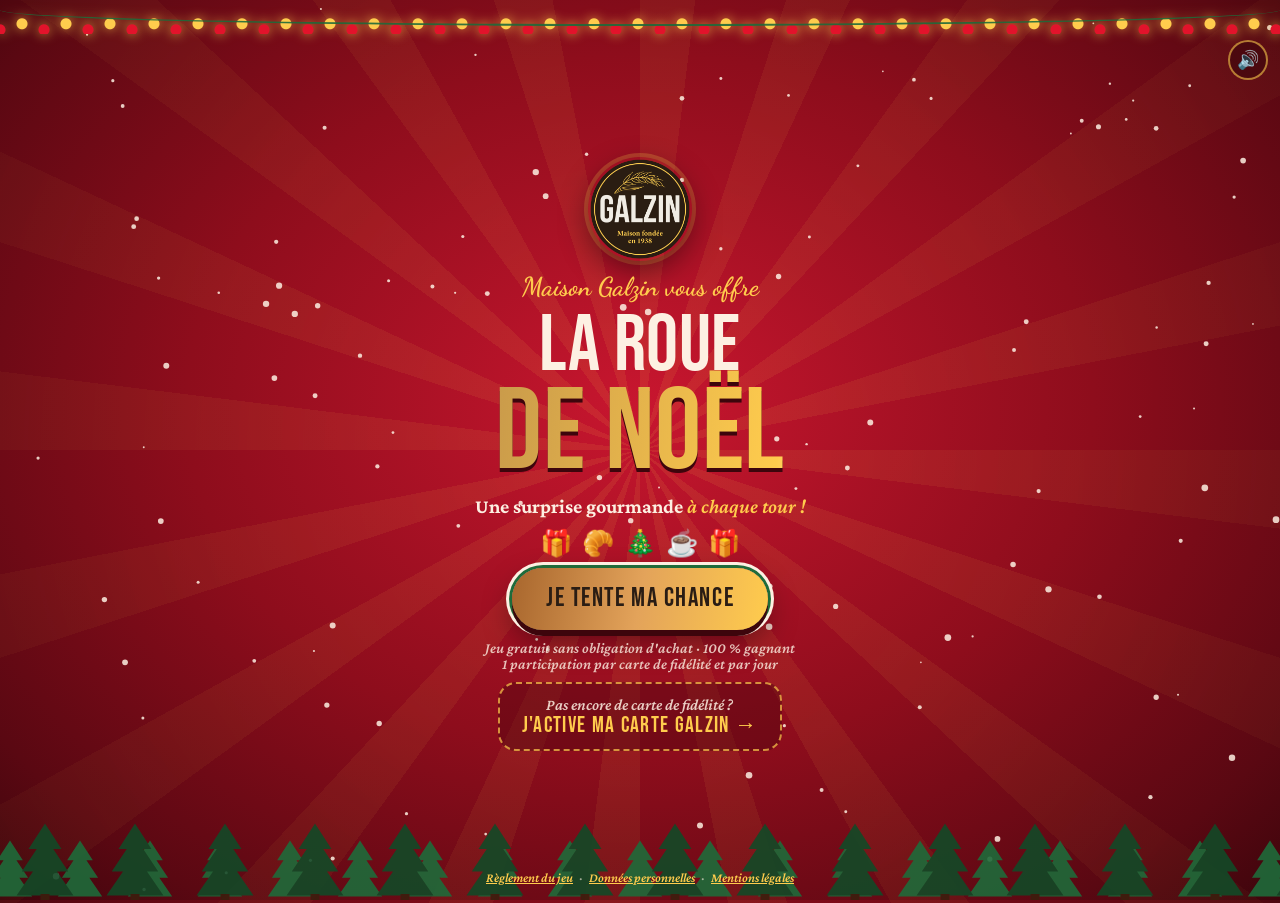
<file: public/index.html>
<!doctype html>
<html lang="fr">
<head>
  <meta charset="utf-8" />
  <meta name="viewport" content="width=device-width, initial-scale=1, viewport-fit=cover" />
  <meta name="theme-color" content="#8e0d1c" />
  <title>La Roue de Noël — Galzin</title>
  <meta name="description" content="Tournez la roue de Noël Galzin et gagnez une surprise à utiliser en boutique." />
  <link rel="icon" href="assets/img/galzin-logo.png" />
  <link rel="preload" href="assets/fonts/bebas-neue-latin-400-normal.woff2" as="font" type="font/woff2" crossorigin />
  <link rel="stylesheet" href="style.css" />
</head>
<body>
  <!-- Décor animé -->
  <div class="rays" aria-hidden="true"></div>
  <canvas id="snow" aria-hidden="true"></canvas>
  <div class="pines" aria-hidden="true"></div>
  <div class="garland" aria-hidden="true"></div>
  <canvas id="confetti" aria-hidden="true"></canvas>

  <button id="sound" class="sound" aria-label="Couper le son" title="Son">🔊</button>
  <div id="demo" class="demo" hidden>MODE DÉMO · rien n'est enregistré</div>

  <main>
    <!-- 1. ACCUEIL -->
    <section id="s-home" class="screen is-active">
      <img class="logo logo-xl" src="assets/img/galzin-logo.png" alt="Galzin, maison fondée en 1938" />
      <p class="kicker">Maison Galzin vous offre</p>
      <h1 class="title">
        <span class="t-line">LA ROUE</span>
        <span class="t-line t-big">DE NOËL</span>
      </h1>
      <p class="lead">Une surprise gourmande <em>à chaque tour&nbsp;!</em></p>
      <div class="gift-row" aria-hidden="true"><span>🎁</span><span>🥐</span><span>🎄</span><span>☕</span><span>🎁</span></div>
      <button class="btn btn-main" data-go="s-form">Je tente ma chance</button>
      <p class="fine">Jeu gratuit sans obligation d'achat · 100 % gagnant<br />1 participation par carte de fidélité et par jour</p>
      <a class="btn-ghost js-fidelite" href="https://www.galzin.fr/fidelite/" target="_blank" rel="noopener">
        <small>Pas encore de carte de fidélité&nbsp;?</small>
        <strong>J'active ma carte Galzin →</strong>
      </a>
    </section>

    <!-- 2. FORMULAIRE -->
    <section id="s-form" class="screen">
      <img class="logo logo-sm" src="assets/img/galzin-logo.png" alt="Galzin" />
      <h2 class="h2">VOS INFOS</h2>
      <p class="lead small">Pour débloquer la roue, <em>présentez-vous&nbsp;!</em></p>
      <form id="form" class="card" novalidate>
        <label class="field">
          <span>Prénom</span>
          <input name="prenom" autocomplete="given-name" required maxlength="60" placeholder="Marie" />
        </label>
        <label class="field">
          <span>Nom</span>
          <input name="nom" autocomplete="family-name" required maxlength="60" placeholder="Dupont" />
        </label>
        <label class="field">
          <span>N° de carte de fidélité</span>
          <input name="carte" inputmode="numeric" autocomplete="off" required maxlength="30" placeholder="Au dos de votre carte" />
          <p class="hint">Pas encore de carte&nbsp;? <a class="js-fidelite" href="https://www.galzin.fr/fidelite/" target="_blank" rel="noopener">Activez-la sur galzin.fr</a>, puis revenez jouer&nbsp;!</p>
        </label>
        <label class="check">
          <input type="checkbox" name="consent" required />
          <span>Je certifie être majeur(e) et j'accepte le <a id="reglement" href="reglement.html#reglement" target="_blank" rel="noopener">règlement du jeu</a>.</span>
        </label>
        <p class="rgpd">Vos prénom, nom et n° de carte sont utilisés par GALZIN GOURMET uniquement pour organiser le jeu, limiter à une participation par jour et vérifier votre gain en caisse. Ils ne servent pas à la prospection et sont supprimés automatiquement après 3 mois. Vous pouvez exercer vos droits (accès, rectification, effacement, opposition) : <a href="reglement.html#donnees" target="_blank" rel="noopener">en savoir plus</a>.</p>
        <p id="form-error" class="error" role="alert" hidden></p>
        <button class="btn btn-main" type="submit">Débloquer la roue</button>
      </form>
      <button class="link" data-go="s-home">← Retour</button>
    </section>

    <!-- 3. ROUE -->
    <section id="s-wheel" class="screen">
      <p class="kicker" id="hello">À vous de jouer&nbsp;!</p>
      <h2 class="h2">TOURNEZ LA ROUE</h2>
      <div class="wheel-wrap" id="wheel-wrap">
        <div class="pointer" id="pointer" aria-hidden="true"></div>
        <canvas id="wheel" width="720" height="720" role="img" aria-label="Roue des cadeaux"></canvas>
        <button class="hub" id="spin" aria-label="Tourner la roue">
          <img src="assets/img/galzin-logo.png" alt="" />
          <span>GO</span>
        </button>
      </div>
      <p id="wheel-error" class="error" role="alert" hidden></p>
      <button class="btn btn-main" id="spin-btn">Tourner&nbsp;!</button>
    </section>

    <!-- 4. GAGNÉ -->
    <section id="s-win" class="screen">
      <p class="kicker" id="win-hello">Bravo&nbsp;!</p>
      <h2 class="h2 win-title">VOUS AVEZ GAGNÉ</h2>
      <div class="ticket" id="ticket">
        <div class="ticket-prize">
          <span class="prize-big" id="prize-big">-20%</span>
          <span class="prize-sub" id="prize-sub">Pain au choc</span>
        </div>
        <p class="prize-desc" id="prize-desc"></p>
        <div class="ticket-cut" aria-hidden="true"></div>
        <p class="scan">Présentez cet écran <em>en caisse</em></p>
        <img class="qr" id="qr" alt="QR code à scanner en caisse" />
        <p class="code" id="code">NOEL-XXXX-XXXX</p>
        <div class="live">
          <span class="live-dot"></span>
          <span id="live-clock">--:--:--</span>
          <span class="live-sep">·</span>
          <span id="live-date"></span>
        </div>
        <p class="validite" id="validite"></p>
      </div>
      <p class="fine" id="already" hidden>Vous avez déjà joué aujourd'hui avec cette carte : voici votre cadeau du jour. Revenez demain&nbsp;!</p>
      <p class="fine">Joyeuses fêtes de la part de toute l'équipe Galzin 🎄</p>
      <p class="fine small-print">Lot nominatif, valable le jour du gain, non échangeable ni remboursable. <a href="reglement.html#reglement" target="_blank" rel="noopener">Règlement</a></p>
    </section>
  </main>

  <footer class="legal-links">
    <a href="reglement.html#reglement">Règlement du jeu</a>
    <span aria-hidden="true">·</span>
    <a href="reglement.html#donnees">Données personnelles</a>
    <span aria-hidden="true">·</span>
    <a href="reglement.html#mentions">Mentions légales</a>
  </footer>

  <script src="config.js"></script>
  <script src="app.js"></script>
</body>
</html>
</file>
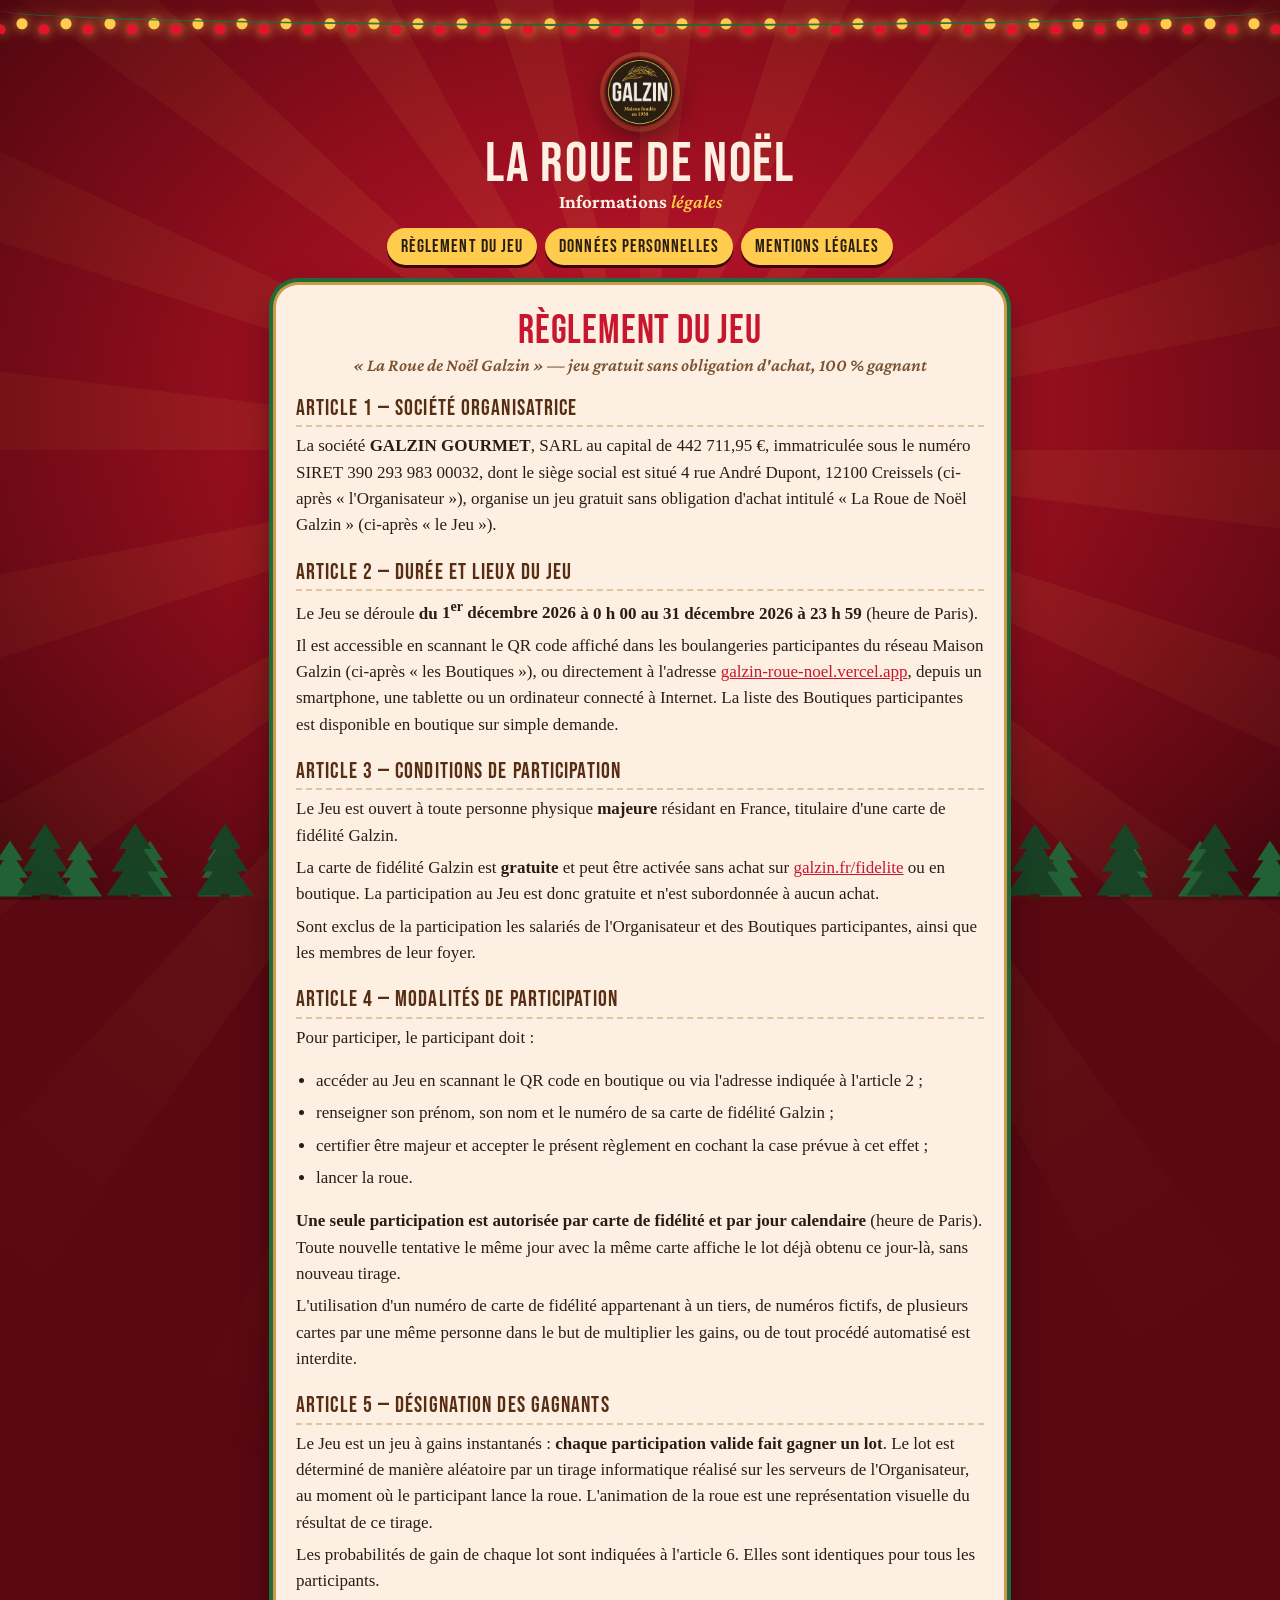
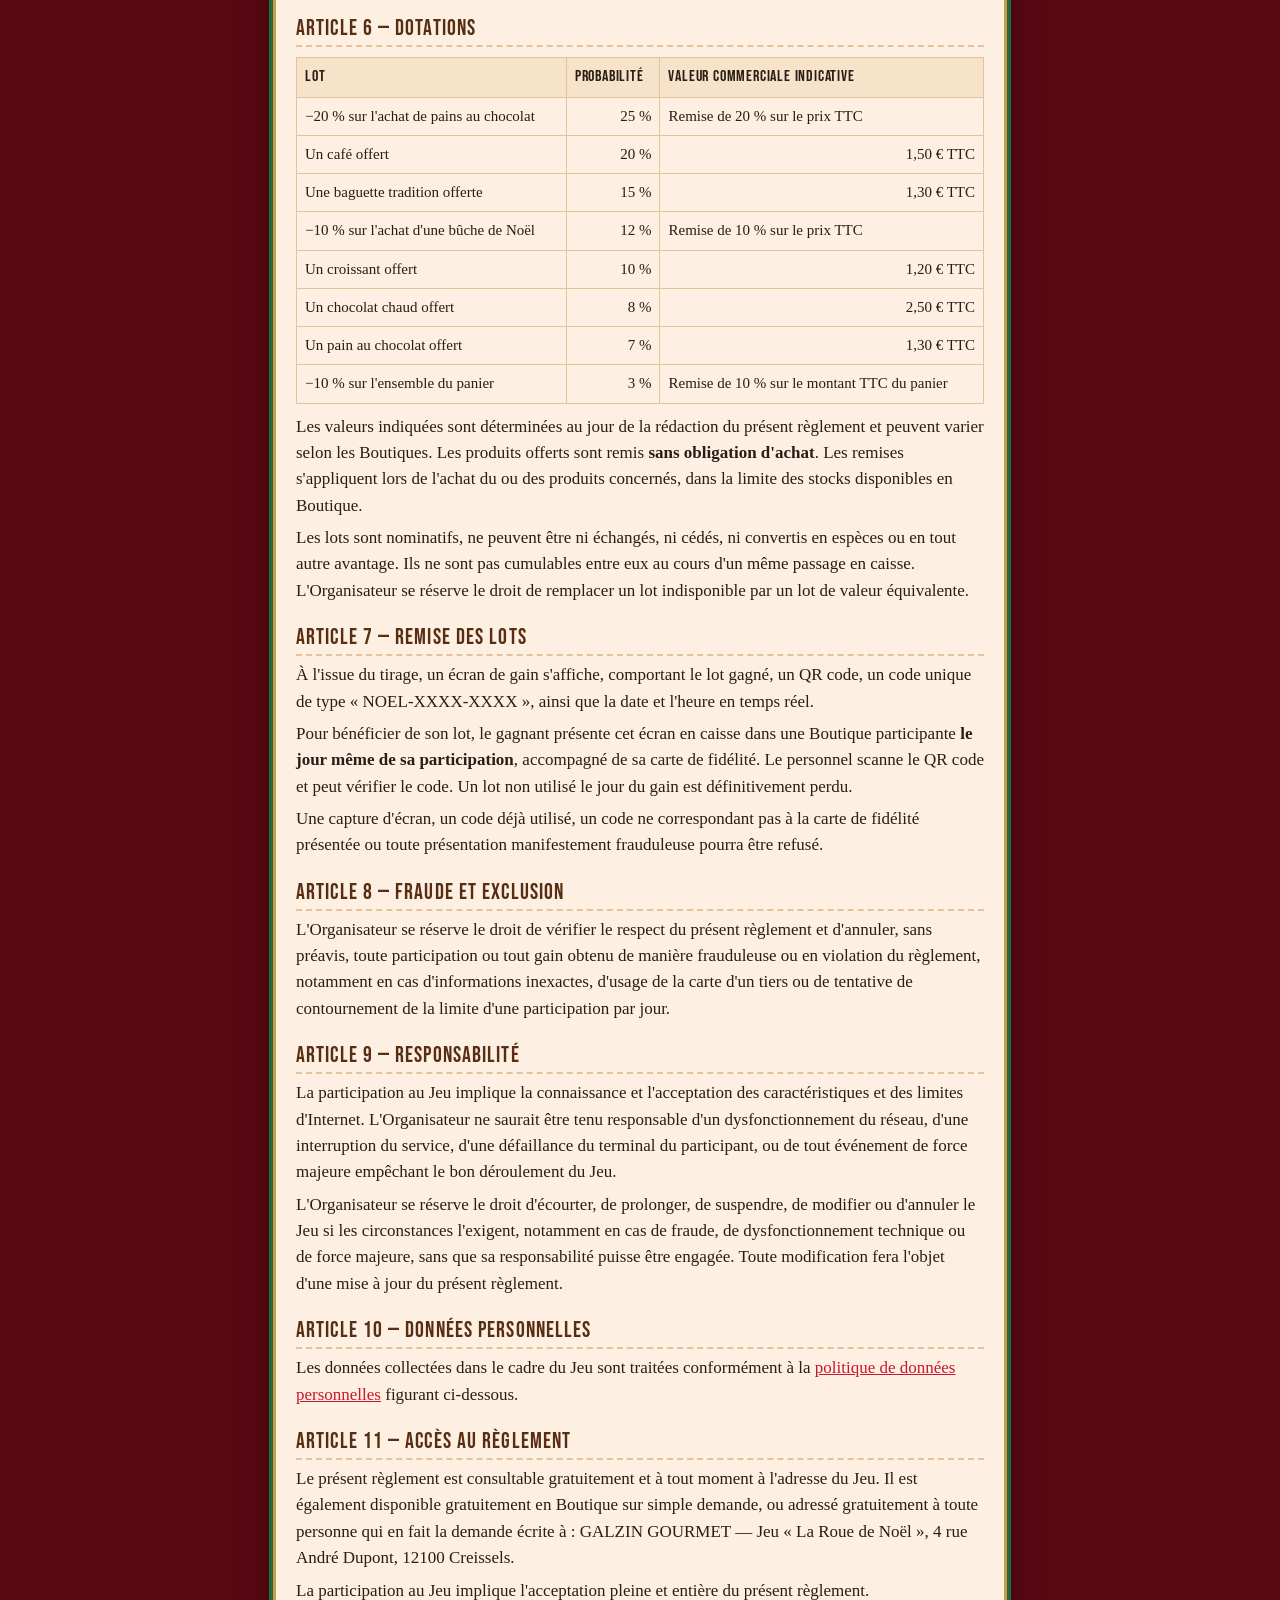
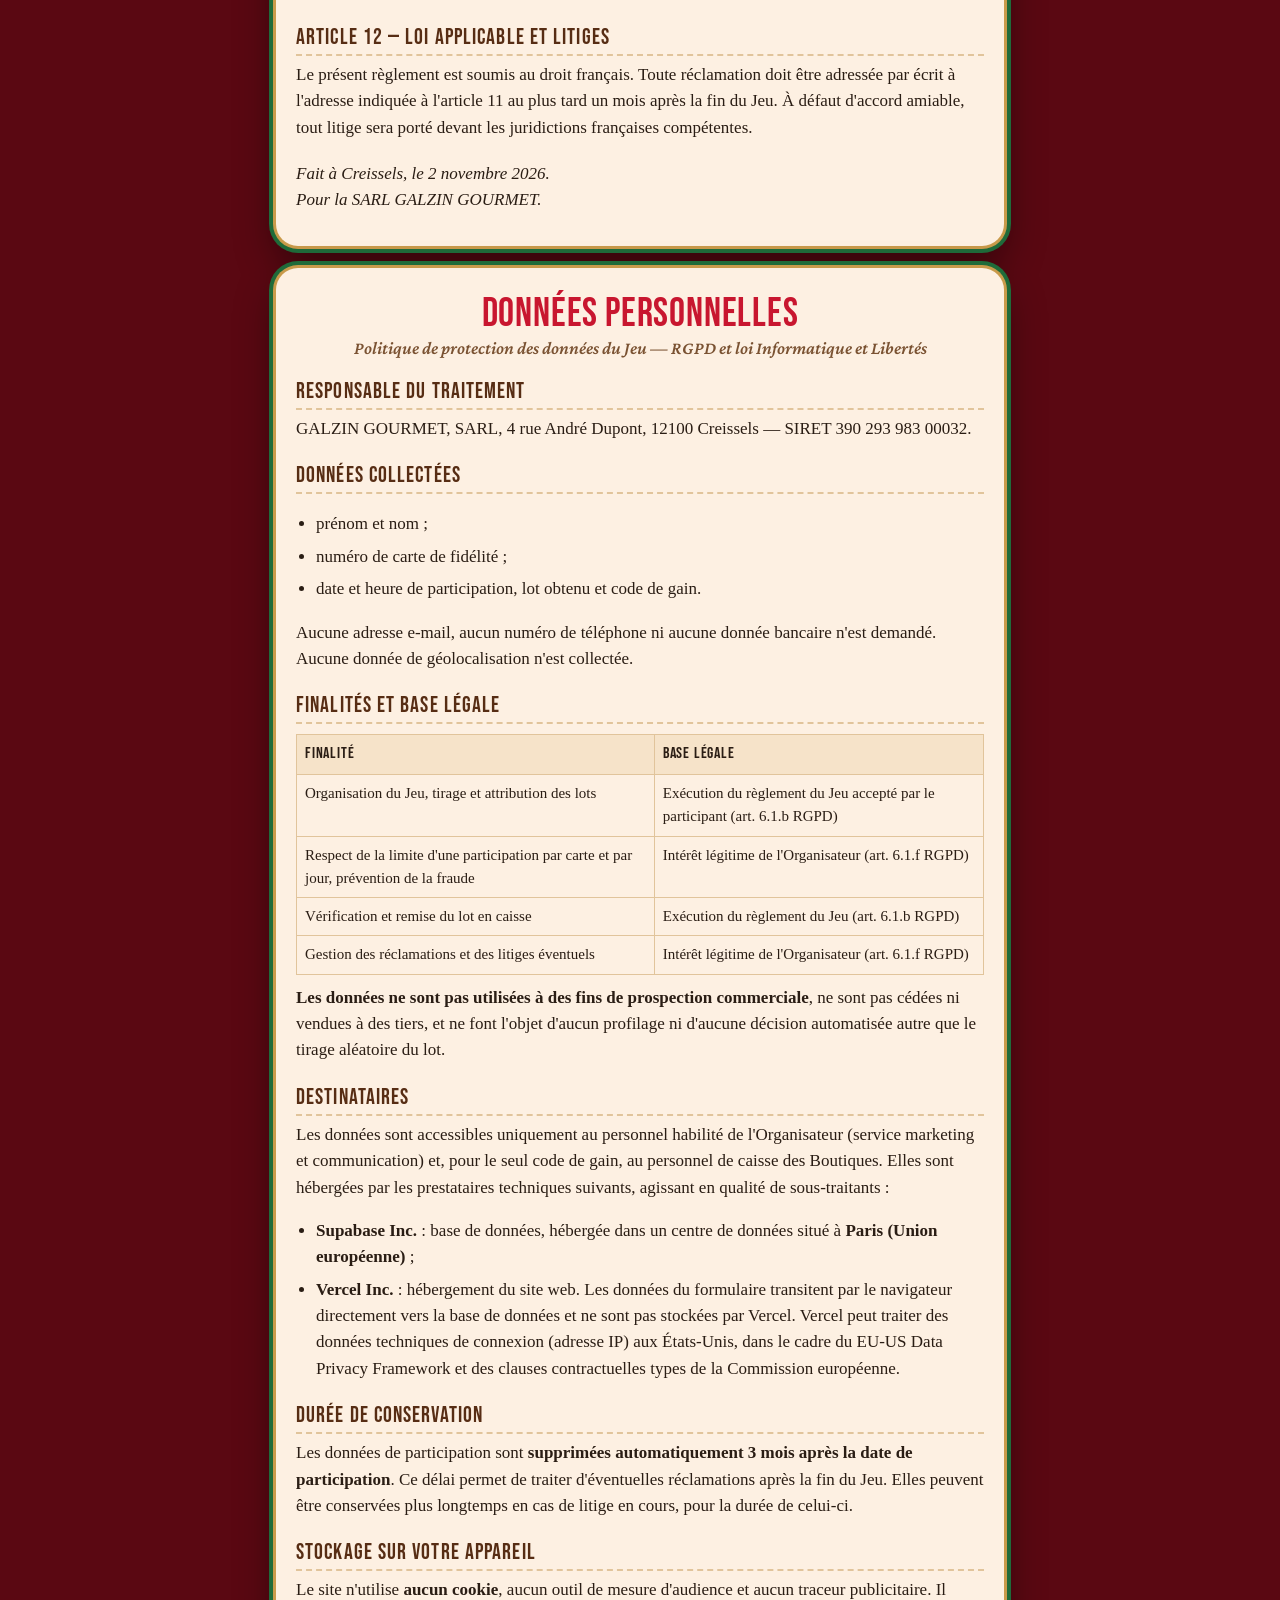
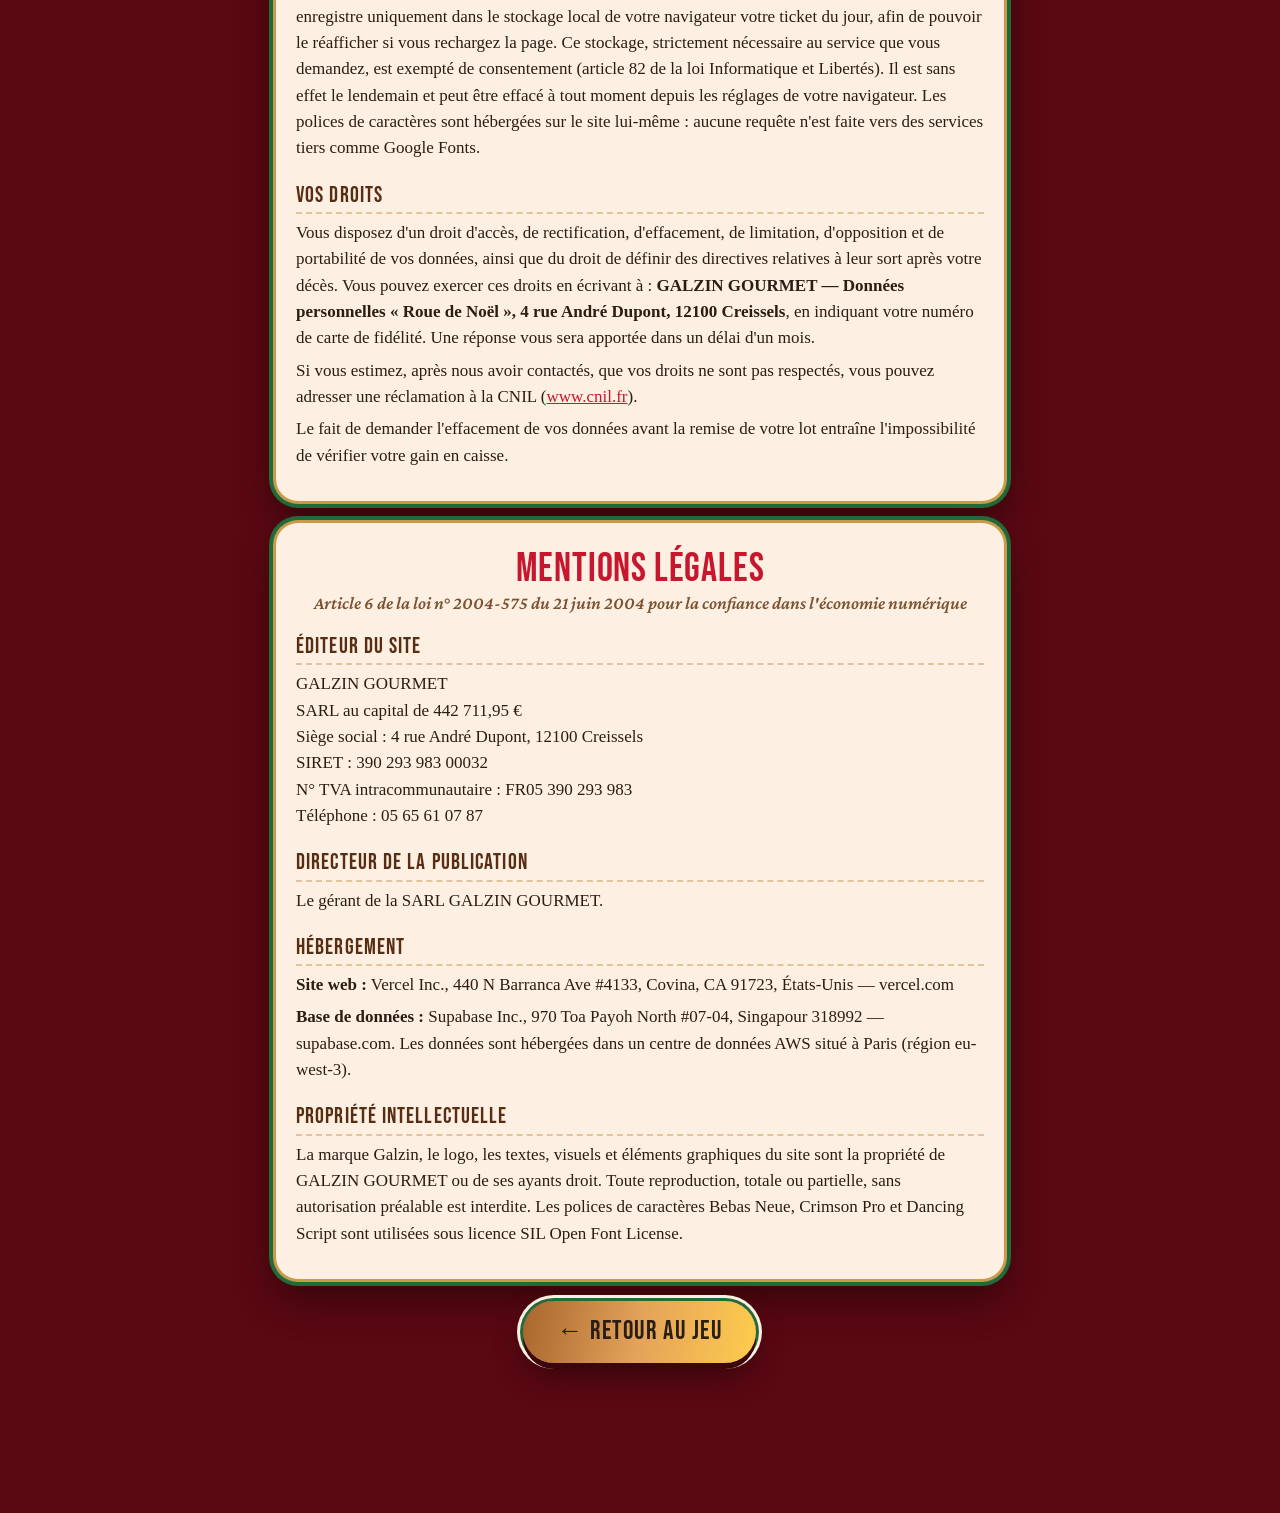
<file: public/reglement.html>
<!doctype html>
<html lang="fr">
<head>
  <meta charset="utf-8" />
  <meta name="viewport" content="width=device-width, initial-scale=1, viewport-fit=cover" />
  <meta name="theme-color" content="#8e0d1c" />
  <title>Règlement — La Roue de Noël Galzin</title>
  <meta name="description" content="Règlement du jeu « La Roue de Noël Galzin », politique de données personnelles et mentions légales." />
  <link rel="icon" href="assets/img/galzin-logo.png" />
  <link rel="stylesheet" href="style.css" />
  <style>
    body { background-attachment: fixed; }
    .legal { position: relative; z-index: 2; max-width: 760px; margin: 0 auto; padding: 56px 16px 140px; }
    .legal-head { text-align: center; margin-bottom: 18px; }
    .legal-head .logo { margin: 0 auto 10px; }
    .toc { display: flex; flex-wrap: wrap; justify-content: center; gap: 8px; margin: 14px 0 20px; }
    .toc a {
      font: 400 18px "Bebas Neue", sans-serif; letter-spacing: .06em; text-decoration: none;
      color: var(--ink); background: var(--yellow); padding: 8px 14px; border-radius: 999px;
      box-shadow: 0 3px 0 var(--noel-4);
    }
    .doc {
      background: var(--cream); color: var(--ink); border-radius: var(--radius);
      padding: 26px 20px; margin-bottom: 22px;
      box-shadow: 0 0 0 3px var(--gold), 0 0 0 7px var(--green), 0 18px 40px rgba(0, 0, 0, .45);
      font: 400 17px/1.55 Georgia, "Times New Roman", serif;
    }
    .doc h2 { margin: 0 0 4px; font: 400 40px/1 "Bebas Neue", sans-serif; color: var(--noel); letter-spacing: .02em; text-align: center; }
    .doc .sub { margin: 0 0 18px; text-align: center; font: 600 italic 18px "Crimson Pro", serif; color: #7a5232; }
    .doc h3 { margin: 22px 0 6px; font: 400 22px/1.1 "Bebas Neue", sans-serif; letter-spacing: .05em; color: var(--brown); border-bottom: 2px dashed #e1c49b; padding-bottom: 4px; }
    .doc p, .doc li { margin: 6px 0; }
    .doc ul { padding-left: 20px; }
    .doc table { width: 100%; border-collapse: collapse; margin: 10px 0; font-size: 15px; }
    .doc th, .doc td { border: 1px solid #e1c49b; padding: 7px 8px; text-align: left; vertical-align: top; }
    .doc th { background: #f6e3c9; font-family: "Bebas Neue", sans-serif; font-weight: 400; letter-spacing: .05em; font-size: 16px; }
    .doc td.num { text-align: right; white-space: nowrap; }
    .doc a { color: var(--noel); }
    .doc .sign { margin-top: 20px; font-style: italic; }
    .back { display: block; width: max-content; margin: 0 auto 10px; text-decoration: none; }
    @media print {
      body { background: #fff !important; }
      .rays, .pines, .garland, .toc, .back { display: none !important; }
      .legal { padding: 0; max-width: none; }
      .legal-head .h2 { color: #8e0d1c; } .legal-head .lead { color: #572d14; }
      .doc { box-shadow: none; border-radius: 0; background: #fff; padding: 0; margin: 0 0 18px; font-size: 11pt; break-before: page; }
      .doc:first-of-type { break-before: auto; }
      .doc h3 { break-after: avoid; } .doc table, .doc tr { break-inside: avoid; }
      * { animation: none !important; }
    }
    @media (max-width: 480px) { .doc { padding: 22px 14px; font-size: 16px; } .doc table { font-size: 13px; } }
  </style>
</head>
<body>
  <div class="rays" aria-hidden="true"></div>
  <div class="pines" aria-hidden="true"></div>
  <div class="garland" aria-hidden="true"></div>

  <main class="legal">
    <header class="legal-head">
      <img class="logo logo-sm" src="assets/img/galzin-logo.png" alt="Galzin, maison fondée en 1938" />
      <h1 class="h2">LA ROUE DE NOËL</h1>
      <p class="lead small">Informations <em>légales</em></p>
      <nav class="toc" aria-label="Sommaire">
        <a href="#reglement">Règlement du jeu</a>
        <a href="#donnees">Données personnelles</a>
        <a href="#mentions">Mentions légales</a>
      </nav>
    </header>

    <!-- =============================================================== -->
    <section class="doc" id="reglement">
      <h2>Règlement du jeu</h2>
      <p class="sub">« La Roue de Noël Galzin » — jeu gratuit sans obligation d'achat, 100 % gagnant</p>

      <h3>Article 1 — Société organisatrice</h3>
      <p>La société <strong>GALZIN GOURMET</strong>, SARL au capital de 442 711,95 €, immatriculée sous le numéro SIRET 390 293 983 00032, dont le siège social est situé 4 rue André Dupont, 12100 Creissels (ci-après « l'Organisateur »), organise un jeu gratuit sans obligation d'achat intitulé « La Roue de Noël Galzin » (ci-après « le Jeu »).</p>

      <h3>Article 2 — Durée et lieux du jeu</h3>
      <p>Le Jeu se déroule <strong>du <span data-param="debut">1<sup>er</sup> décembre 2026</span> à 0 h 00 au <span data-param="fin">31 décembre 2026</span> à 23 h 59</strong> (heure de Paris).</p>
      <p>Il est accessible en scannant le QR code affiché dans les boulangeries participantes du réseau Maison Galzin (ci-après « les Boutiques »), ou directement à l'adresse <a href="/">galzin-roue-noel.vercel.app</a>, depuis un smartphone, une tablette ou un ordinateur connecté à Internet. La liste des Boutiques participantes est disponible en boutique sur simple demande.</p>

      <h3>Article 3 — Conditions de participation</h3>
      <p>Le Jeu est ouvert à toute personne physique <strong>majeure</strong> résidant en France, titulaire d'une carte de fidélité Galzin.</p>
      <p>La carte de fidélité Galzin est <strong>gratuite</strong> et peut être activée sans achat sur <a href="https://www.galzin.fr/fidelite/" target="_blank" rel="noopener">galzin.fr/fidelite</a> ou en boutique. La participation au Jeu est donc gratuite et n'est subordonnée à aucun achat.</p>
      <p>Sont exclus de la participation les salariés de l'Organisateur et des Boutiques participantes, ainsi que les membres de leur foyer.</p>

      <h3>Article 4 — Modalités de participation</h3>
      <p>Pour participer, le participant doit :</p>
      <ul>
        <li>accéder au Jeu en scannant le QR code en boutique ou via l'adresse indiquée à l'article 2 ;</li>
        <li>renseigner son prénom, son nom et le numéro de sa carte de fidélité Galzin ;</li>
        <li>certifier être majeur et accepter le présent règlement en cochant la case prévue à cet effet ;</li>
        <li>lancer la roue.</li>
      </ul>
      <p><strong>Une seule participation est autorisée par carte de fidélité et par jour calendaire</strong> (heure de Paris). Toute nouvelle tentative le même jour avec la même carte affiche le lot déjà obtenu ce jour-là, sans nouveau tirage.</p>
      <p>L'utilisation d'un numéro de carte de fidélité appartenant à un tiers, de numéros fictifs, de plusieurs cartes par une même personne dans le but de multiplier les gains, ou de tout procédé automatisé est interdite.</p>

      <h3>Article 5 — Désignation des gagnants</h3>
      <p>Le Jeu est un jeu à gains instantanés : <strong>chaque participation valide fait gagner un lot</strong>. Le lot est déterminé de manière aléatoire par un tirage informatique réalisé sur les serveurs de l'Organisateur, au moment où le participant lance la roue. L'animation de la roue est une représentation visuelle du résultat de ce tirage.</p>
      <p>Les probabilités de gain de chaque lot sont indiquées à l'article 6. Elles sont identiques pour tous les participants.</p>

      <h3>Article 6 — Dotations</h3>
      <table>
        <thead><tr><th>Lot</th><th>Probabilité</th><th>Valeur commerciale indicative</th></tr></thead>
        <tbody>
          <tr><td>−20 % sur l'achat de pains au chocolat</td><td class="num">25 %</td><td>Remise de 20 % sur le prix TTC</td></tr>
          <tr><td>Un café offert</td><td class="num">20 %</td><td class="num">1,50 € TTC</td></tr>
          <tr><td>Une baguette tradition offerte</td><td class="num">15 %</td><td class="num">1,30 € TTC</td></tr>
          <tr><td>−10 % sur l'achat d'une bûche de Noël</td><td class="num">12 %</td><td>Remise de 10 % sur le prix TTC</td></tr>
          <tr><td>Un croissant offert</td><td class="num">10 %</td><td class="num">1,20 € TTC</td></tr>
          <tr><td>Un chocolat chaud offert</td><td class="num">8 %</td><td class="num">2,50 € TTC</td></tr>
          <tr><td>Un pain au chocolat offert</td><td class="num">7 %</td><td class="num">1,30 € TTC</td></tr>
          <tr><td>−10 % sur l'ensemble du panier</td><td class="num">3 %</td><td>Remise de 10 % sur le montant TTC du panier</td></tr>
        </tbody>
      </table>
      <p>Les valeurs indiquées sont déterminées au jour de la rédaction du présent règlement et peuvent varier selon les Boutiques. Les produits offerts sont remis <strong>sans obligation d'achat</strong>. Les remises s'appliquent lors de l'achat du ou des produits concernés, dans la limite des stocks disponibles en Boutique.</p>
      <p>Les lots sont nominatifs, ne peuvent être ni échangés, ni cédés, ni convertis en espèces ou en tout autre avantage. Ils ne sont pas cumulables entre eux au cours d'un même passage en caisse. L'Organisateur se réserve le droit de remplacer un lot indisponible par un lot de valeur équivalente.</p>

      <h3>Article 7 — Remise des lots</h3>
      <p>À l'issue du tirage, un écran de gain s'affiche, comportant le lot gagné, un QR code, un code unique de type « NOEL-XXXX-XXXX », ainsi que la date et l'heure en temps réel.</p>
      <p>Pour bénéficier de son lot, le gagnant présente cet écran en caisse dans une Boutique participante <strong>le jour même de sa participation</strong>, accompagné de sa carte de fidélité. Le personnel scanne le QR code et peut vérifier le code. Un lot non utilisé le jour du gain est définitivement perdu.</p>
      <p>Une capture d'écran, un code déjà utilisé, un code ne correspondant pas à la carte de fidélité présentée ou toute présentation manifestement frauduleuse pourra être refusé.</p>

      <h3>Article 8 — Fraude et exclusion</h3>
      <p>L'Organisateur se réserve le droit de vérifier le respect du présent règlement et d'annuler, sans préavis, toute participation ou tout gain obtenu de manière frauduleuse ou en violation du règlement, notamment en cas d'informations inexactes, d'usage de la carte d'un tiers ou de tentative de contournement de la limite d'une participation par jour.</p>

      <h3>Article 9 — Responsabilité</h3>
      <p>La participation au Jeu implique la connaissance et l'acceptation des caractéristiques et des limites d'Internet. L'Organisateur ne saurait être tenu responsable d'un dysfonctionnement du réseau, d'une interruption du service, d'une défaillance du terminal du participant, ou de tout événement de force majeure empêchant le bon déroulement du Jeu.</p>
      <p>L'Organisateur se réserve le droit d'écourter, de prolonger, de suspendre, de modifier ou d'annuler le Jeu si les circonstances l'exigent, notamment en cas de fraude, de dysfonctionnement technique ou de force majeure, sans que sa responsabilité puisse être engagée. Toute modification fera l'objet d'une mise à jour du présent règlement.</p>

      <h3>Article 10 — Données personnelles</h3>
      <p>Les données collectées dans le cadre du Jeu sont traitées conformément à la <a href="#donnees">politique de données personnelles</a> figurant ci-dessous.</p>

      <h3>Article 11 — Accès au règlement</h3>
      <p>Le présent règlement est consultable gratuitement et à tout moment à l'adresse du Jeu. Il est également disponible gratuitement en Boutique sur simple demande, ou adressé gratuitement à toute personne qui en fait la demande écrite à : GALZIN GOURMET — Jeu « La Roue de Noël », 4 rue André Dupont, 12100 Creissels.</p>
      <p>La participation au Jeu implique l'acceptation pleine et entière du présent règlement.</p>

      <h3>Article 12 — Loi applicable et litiges</h3>
      <p>Le présent règlement est soumis au droit français. Toute réclamation doit être adressée par écrit à l'adresse indiquée à l'article 11 au plus tard un mois après la fin du Jeu. À défaut d'accord amiable, tout litige sera porté devant les juridictions françaises compétentes.</p>

      <p class="sign">Fait à Creissels, le <span data-param="fait-le">2 novembre 2026</span>.<br />Pour la SARL GALZIN GOURMET.</p>
    </section>

    <!-- =============================================================== -->
    <section class="doc" id="donnees">
      <h2>Données personnelles</h2>
      <p class="sub">Politique de protection des données du Jeu — RGPD et loi Informatique et Libertés</p>

      <h3>Responsable du traitement</h3>
      <p>GALZIN GOURMET, SARL, 4 rue André Dupont, 12100 Creissels — SIRET 390 293 983 00032.</p>

      <h3>Données collectées</h3>
      <ul>
        <li>prénom et nom ;</li>
        <li>numéro de carte de fidélité ;</li>
        <li>date et heure de participation, lot obtenu et code de gain.</li>
      </ul>
      <p>Aucune adresse e-mail, aucun numéro de téléphone ni aucune donnée bancaire n'est demandé. Aucune donnée de géolocalisation n'est collectée.</p>

      <h3>Finalités et base légale</h3>
      <table>
        <thead><tr><th>Finalité</th><th>Base légale</th></tr></thead>
        <tbody>
          <tr><td>Organisation du Jeu, tirage et attribution des lots</td><td>Exécution du règlement du Jeu accepté par le participant (art. 6.1.b RGPD)</td></tr>
          <tr><td>Respect de la limite d'une participation par carte et par jour, prévention de la fraude</td><td>Intérêt légitime de l'Organisateur (art. 6.1.f RGPD)</td></tr>
          <tr><td>Vérification et remise du lot en caisse</td><td>Exécution du règlement du Jeu (art. 6.1.b RGPD)</td></tr>
          <tr><td>Gestion des réclamations et des litiges éventuels</td><td>Intérêt légitime de l'Organisateur (art. 6.1.f RGPD)</td></tr>
        </tbody>
      </table>
      <p><strong>Les données ne sont pas utilisées à des fins de prospection commerciale</strong>, ne sont pas cédées ni vendues à des tiers, et ne font l'objet d'aucun profilage ni d'aucune décision automatisée autre que le tirage aléatoire du lot.</p>

      <h3>Destinataires</h3>
      <p>Les données sont accessibles uniquement au personnel habilité de l'Organisateur (service marketing et communication) et, pour le seul code de gain, au personnel de caisse des Boutiques. Elles sont hébergées par les prestataires techniques suivants, agissant en qualité de sous-traitants :</p>
      <ul>
        <li><strong>Supabase Inc.</strong> : base de données, hébergée dans un centre de données situé à <strong>Paris (Union européenne)</strong> ;</li>
        <li><strong>Vercel Inc.</strong> : hébergement du site web. Les données du formulaire transitent par le navigateur directement vers la base de données et ne sont pas stockées par Vercel. Vercel peut traiter des données techniques de connexion (adresse IP) aux États-Unis, dans le cadre du EU-US Data Privacy Framework et des clauses contractuelles types de la Commission européenne.</li>
      </ul>

      <h3>Durée de conservation</h3>
      <p>Les données de participation sont <strong>supprimées automatiquement 3 mois après la date de participation</strong>. Ce délai permet de traiter d'éventuelles réclamations après la fin du Jeu. Elles peuvent être conservées plus longtemps en cas de litige en cours, pour la durée de celui-ci.</p>

      <h3>Stockage sur votre appareil</h3>
      <p>Le site n'utilise <strong>aucun cookie</strong>, aucun outil de mesure d'audience et aucun traceur publicitaire. Il enregistre uniquement dans le stockage local de votre navigateur votre ticket du jour, afin de pouvoir le réafficher si vous rechargez la page. Ce stockage, strictement nécessaire au service que vous demandez, est exempté de consentement (article 82 de la loi Informatique et Libertés). Il est sans effet le lendemain et peut être effacé à tout moment depuis les réglages de votre navigateur. Les polices de caractères sont hébergées sur le site lui-même : aucune requête n'est faite vers des services tiers comme Google Fonts.</p>

      <h3>Vos droits</h3>
      <p>Vous disposez d'un droit d'accès, de rectification, d'effacement, de limitation, d'opposition et de portabilité de vos données, ainsi que du droit de définir des directives relatives à leur sort après votre décès. Vous pouvez exercer ces droits en écrivant à : <strong>GALZIN GOURMET — Données personnelles « Roue de Noël », 4 rue André Dupont, 12100 Creissels</strong>, en indiquant votre numéro de carte de fidélité. Une réponse vous sera apportée dans un délai d'un mois.</p>
      <p>Si vous estimez, après nous avoir contactés, que vos droits ne sont pas respectés, vous pouvez adresser une réclamation à la CNIL (<a href="https://www.cnil.fr/fr/plaintes" target="_blank" rel="noopener">www.cnil.fr</a>).</p>
      <p>Le fait de demander l'effacement de vos données avant la remise de votre lot entraîne l'impossibilité de vérifier votre gain en caisse.</p>
    </section>

    <!-- =============================================================== -->
    <section class="doc" id="mentions">
      <h2>Mentions légales</h2>
      <p class="sub">Article 6 de la loi n° 2004-575 du 21 juin 2004 pour la confiance dans l'économie numérique</p>

      <h3>Éditeur du site</h3>
      <p>GALZIN GOURMET<br />
        SARL au capital de 442 711,95 €<br />
        Siège social : 4 rue André Dupont, 12100 Creissels<br />
        SIRET : 390 293 983 00032<br />
        N° TVA intracommunautaire : FR05 390 293 983<br />
        Téléphone : 05 65 61 07 87</p>

      <h3>Directeur de la publication</h3>
      <p>Le gérant de la SARL GALZIN GOURMET.</p>

      <h3>Hébergement</h3>
      <p><strong>Site web :</strong> Vercel Inc., 440 N Barranca Ave #4133, Covina, CA 91723, États-Unis — vercel.com</p>
      <p><strong>Base de données :</strong> Supabase Inc., 970 Toa Payoh North #07-04, Singapour 318992 — supabase.com. Les données sont hébergées dans un centre de données AWS situé à Paris (région eu-west-3).</p>

      <h3>Propriété intellectuelle</h3>
      <p>La marque Galzin, le logo, les textes, visuels et éléments graphiques du site sont la propriété de GALZIN GOURMET ou de ses ayants droit. Toute reproduction, totale ou partielle, sans autorisation préalable est interdite. Les polices de caractères Bebas Neue, Crimson Pro et Dancing Script sont utilisées sous licence SIL Open Font License.</p>
    </section>

    <a class="btn btn-main back" href="/">← Retour au jeu</a>
  </main>
</body>
</html>
</file>
<file: public/style.css>
/* ==========================================================
   Roue de Noël — Galzin
   DA reprise de MOTION (galzin-fidelite) + couche Noël
   ========================================================== */
@font-face { font-family: "Bebas Neue"; src: url(assets/fonts/bebas-neue-latin-400-normal.woff2) format("woff2"); font-display: swap; }
@font-face { font-family: "Crimson Pro"; font-weight: 700; src: url(assets/fonts/crimson-pro-latin-700-normal.woff2) format("woff2"); font-display: swap; }
@font-face { font-family: "Crimson Pro"; font-weight: 600; font-style: italic; src: url(assets/fonts/crimson-pro-latin-600-italic.woff2) format("woff2"); font-display: swap; }
@font-face { font-family: "Dancing Script"; font-weight: 700; src: url(assets/fonts/dancing-script-latin-700-normal.woff2) format("woff2"); font-display: swap; }

:root {
  --brown: #572d14;
  --brown-2: #3c1f0e;
  --brown-3: #6a3a1c;
  --cream: #fdf0e2;
  --coral: #ee7a63;
  --orange: #f08a1c;
  --red: #e2132b;
  --ink: #2a1d14;
  --gold: #c99a4a;
  --gold-2: #e3a35a;
  --yellow: #ffcc4d;
  --green: #1f6b3a;
  --green-2: #124a27;
  /* Noël */
  --noel: #c8162f;
  --noel-2: #8e0d1c;
  --noel-3: #5a0812;
  --noel-4: #3d050c;
  --radius: 22px;
  --ease-pop: cubic-bezier(.2, 1.4, .4, 1);
}

* { box-sizing: border-box; -webkit-tap-highlight-color: transparent; }
html, body { height: 100%; }
body {
  margin: 0;
  min-height: 100dvh;
  overflow-x: hidden;
  color: var(--cream);
  background: radial-gradient(ellipse at 50% 45%, var(--noel) 0%, var(--noel-2) 50%, var(--noel-3) 85%, var(--noel-4) 100%);
  background-color: var(--noel-3);
  font-family: "Crimson Pro", Georgia, serif;
  font-weight: 700;
}

/* ---------- Décor ---------- */
.rays {
  position: fixed; left: 50%; top: 50%;
  width: 220vmax; height: 220vmax;
  margin: -110vmax 0 0 -110vmax;
  background: repeating-conic-gradient(from 0deg, rgba(255, 204, 77, .10) 0deg 7deg, transparent 7deg 18deg);
  -webkit-mask: radial-gradient(circle, #000 0%, transparent 55%);
          mask: radial-gradient(circle, #000 0%, transparent 55%);
  animation: spinRays 60s linear infinite;
  pointer-events: none; z-index: 0;
}
@keyframes spinRays { to { transform: rotate(360deg); } }

.pines {
  position: fixed; left: 0; right: 0; bottom: 0; height: 120px; z-index: 1; pointer-events: none; opacity: .9;
  background:
    url("data:image/svg+xml,%3Csvg xmlns='http://www.w3.org/2000/svg' viewBox='0 0 120 120'%3E%3Cpath d='M60 18 82 52H71l20 30H76l22 32H22l22-32H29l20-30H38z' fill='%23124a27'/%3E%3Crect x='54' y='112' width='12' height='8' fill='%233c1f0e'/%3E%3C/svg%3E") 0 100% / 90px 90px repeat-x,
    url("data:image/svg+xml,%3Csvg xmlns='http://www.w3.org/2000/svg' viewBox='0 0 120 120'%3E%3Cpath d='M60 18 82 52H71l20 30H76l22 32H22l22-32H29l20-30H38z' fill='%231f6b3a'/%3E%3C/svg%3E") 45px 100% / 70px 70px repeat-x;
  -webkit-mask: linear-gradient(transparent, #000 40%); mask: linear-gradient(transparent, #000 40%);
}
#snow, #confetti { position: fixed; inset: 0; width: 100%; height: 100%; pointer-events: none; }
#snow { z-index: 1; }
#confetti { z-index: 50; }

.garland {
  position: fixed; top: 0; left: 0; right: 0; height: 34px; z-index: 5; pointer-events: none;
  background:
    radial-gradient(circle at 50% 70%, var(--yellow) 0 5px, transparent 6px) 0 0 / 44px 34px repeat-x,
    radial-gradient(circle at 50% 70%, var(--red) 0 5px, transparent 6px) 22px 6px / 44px 34px repeat-x;
  filter: drop-shadow(0 0 6px rgba(255, 204, 77, .8));
  animation: blink 1.2s steps(2) infinite;
}
.garland::before {
  content: ""; position: absolute; left: 0; right: 0; top: 10px; height: 14px;
  border-bottom: 2px solid rgba(31, 107, 58, .9);
  border-radius: 0 0 50% 50% / 0 0 100% 100%;
}
@keyframes blink { 50% { filter: drop-shadow(0 0 2px rgba(226, 19, 43, .7)) brightness(.75); } }

.sound {
  position: fixed; top: 40px; right: 12px; z-index: 20;
  width: 40px; height: 40px; border-radius: 50%;
  border: 2px solid rgba(255, 204, 77, .6); background: rgba(61, 5, 12, .6);
  font-size: 18px; cursor: pointer;
}
.demo {
  position: fixed; pointer-events: none; bottom: 0; left: 0; right: 0; z-index: 30;
  background: var(--yellow); color: var(--ink); text-align: center;
  font: 16px/1.8 "Bebas Neue", sans-serif; letter-spacing: .08em;
}

/* ---------- Écrans ---------- */
main { position: relative; z-index: 2; }
body.is-demo .screen { padding-bottom: 72px; }
.screen {
  display: none;
  min-height: 100dvh;
  max-width: 480px; margin: 0 auto;
  padding: 56px 16px 40px;
  flex-direction: column; align-items: center; justify-content: center;
  text-align: center; gap: 14px;
}
.screen.is-active { display: flex; }
.screen.is-active > * { animation: rise .7s var(--ease-pop) both; }
.screen.is-active > *:nth-child(2) { animation-delay: .06s; }
.screen.is-active > *:nth-child(3) { animation-delay: .12s; }
.screen.is-active > *:nth-child(4) { animation-delay: .18s; }
.screen.is-active > *:nth-child(5) { animation-delay: .24s; }
.screen.is-active > *:nth-child(6) { animation-delay: .30s; }
.screen.is-active > *:nth-child(7) { animation-delay: .36s; }
@keyframes rise { from { opacity: 0; transform: translateY(26px) scale(.96); } }

.logo { display: block; border-radius: 50%; box-shadow: 0 10px 30px rgba(0, 0, 0, .45), 0 0 0 4px rgba(255, 204, 77, .25); }
.logo-xl { width: 104px; height: 104px; animation: rise .7s var(--ease-pop) both, bob 3.2s ease-in-out 1s infinite !important; }
.logo-sm { width: 72px; height: 72px; }
@keyframes bob { 50% { transform: translateY(-8px) rotate(-4deg); } }

.kicker {
  margin: 0;
  font-family: "Dancing Script", cursive; font-size: 26px; color: var(--yellow);
}
.title { margin: 0; font-family: "Bebas Neue", sans-serif; font-weight: 400; line-height: .85; letter-spacing: .02em; }
.t-line { display: block; font-size: clamp(54px, 17vw, 84px); }
.t-big {
  font-size: clamp(76px, 25vw, 124px);
  background: linear-gradient(100deg, var(--gold) 0%, var(--yellow) 40%, #fff6d8 50%, var(--yellow) 60%, var(--gold) 100%);
  background-size: 250% 100%;
  -webkit-background-clip: text; background-clip: text; color: transparent;
  animation: shine 3s linear infinite;
  filter: drop-shadow(0 4px 0 var(--noel-4));
  padding-top: .14em; margin-top: -.1em;
}
@keyframes shine { to { background-position: -250% 0; } }

.h2 { margin: 0; font: 400 clamp(40px, 12vw, 56px)/.95 "Bebas Neue", sans-serif; letter-spacing: .03em; }
.lead { margin: 0; font-size: 22px; line-height: 1.2; }
.lead em, .scan em { color: var(--yellow); font-style: italic; font-weight: 600; }
.lead.small { font-size: 19px; }
.fine { margin: 0; font-size: 15px; opacity: .8; font-style: italic; font-weight: 600; }

.gift-row { display: flex; gap: 10px; font-size: 26px; }
.gift-row span { animation: hop 1.6s ease-in-out infinite; }
.gift-row span:nth-child(2) { animation-delay: .15s; }
.gift-row span:nth-child(3) { animation-delay: .3s; }
.gift-row span:nth-child(4) { animation-delay: .45s; }
.gift-row span:nth-child(5) { animation-delay: .6s; }
@keyframes hop { 30% { transform: translateY(-10px) rotate(8deg); } 60% { transform: translateY(0); } }

/* ---------- Boutons ---------- */
.btn {
  appearance: none; border: 0; cursor: pointer;
  font: 400 26px/1 "Bebas Neue", sans-serif; letter-spacing: .06em;
  padding: 18px 34px; border-radius: 999px;
}
.btn-main {
  position: relative; overflow: hidden;
  color: var(--ink);
  background: linear-gradient(100deg, #a8662d 0%, var(--gold-2) 50%, var(--yellow) 100%);
  box-shadow: 0 6px 0 var(--noel-4), 0 0 0 3px var(--green), 0 0 0 6px var(--cream), 0 12px 30px rgba(0, 0, 0, .4);
  transition: transform .15s, box-shadow .15s;
  animation: rise .7s var(--ease-pop) both, pulse 2s ease-in-out 1.2s infinite !important;
}
.btn-main::after {
  content: ""; position: absolute; top: 0; bottom: 0; width: 40%; left: -60%;
  background: linear-gradient(100deg, transparent, rgba(255, 255, 255, .7), transparent);
  transform: skewX(-20deg); animation: sweep 2.6s ease-in-out infinite;
}
.btn-main:active { transform: translateY(5px); box-shadow: 0 1px 0 var(--noel-4), 0 0 0 3px var(--green), 0 0 0 6px var(--cream); }
.btn-main:disabled { filter: grayscale(.6) brightness(.8); animation: none !important; cursor: default; }
@keyframes pulse { 50% { transform: scale(1.05); } }
@keyframes sweep { 60%, 100% { left: 130%; } }
.btn-ghost {
  display: inline-flex; flex-direction: column; align-items: center; gap: 2px;
  text-decoration: none; color: var(--cream);
  padding: 12px 22px; border-radius: 18px;
  border: 2px dashed rgba(255, 204, 77, .7); background: rgba(61, 5, 12, .35);
  transition: transform .2s, background .2s;
}
.btn-ghost small { font: 600 italic 16px "Crimson Pro", serif; opacity: .85; }
.btn-ghost strong { font: 400 22px/1 "Bebas Neue", sans-serif; letter-spacing: .06em; color: var(--yellow); }
.btn-ghost:hover, .btn-ghost:focus-visible { background: rgba(61, 5, 12, .6); transform: scale(1.03); }
.btn-ghost:active { transform: scale(.97); }
.hint { margin: 2px 0 0; font: 600 italic 14px "Crimson Pro", serif; color: #7a5232; }
.hint a { color: var(--noel); font-weight: 700; }
.link { background: none; border: 0; color: var(--cream); opacity: .75; font: 600 italic 17px "Crimson Pro", serif; cursor: pointer; }

/* ---------- Formulaire ---------- */
.card {
  width: 100%;
  background: var(--cream); color: var(--ink);
  border-radius: var(--radius); padding: 22px 18px;
  box-shadow: 0 0 0 3px var(--gold), 0 0 0 7px var(--green), 0 18px 40px rgba(0, 0, 0, .45);
  display: flex; flex-direction: column; gap: 14px; text-align: left;
}
.field { display: flex; flex-direction: column; gap: 6px; }
.field span { font: 400 18px "Bebas Neue", sans-serif; letter-spacing: .06em; color: var(--brown); }
.field input {
  font: 700 19px "Crimson Pro", serif; color: var(--ink);
  padding: 13px 14px; border-radius: 14px;
  border: 2px solid #e7cfae; background: #fff; outline: none;
  transition: border-color .2s, box-shadow .2s, transform .2s;
}
.field input:focus { border-color: var(--gold); box-shadow: 0 0 0 4px rgba(201, 154, 74, .25); transform: scale(1.01); }
.field input.bad { border-color: var(--red); animation: shake .4s; }
.check { display: flex; gap: 10px; align-items: flex-start; font: 600 italic 15px/1.3 "Crimson Pro", serif; color: #7a5232; }
.check input { width: 20px; height: 20px; margin-top: 2px; accent-color: var(--noel); flex: none; }
.check a { color: var(--red); }
.check.bad { animation: shake .4s; }
.card .btn-main { margin-top: 6px; align-self: center; }
.error { margin: 0; color: #fff; background: var(--noel-2); box-shadow: 0 0 0 2px var(--yellow); border-radius: 12px; padding: 10px 12px; font-size: 16px; text-align: center; }
@keyframes shake { 25% { transform: translateX(-6px); } 75% { transform: translateX(6px); } }

/* ---------- Roue ---------- */
.wheel-wrap { position: relative; width: min(92vw, 420px); aspect-ratio: 1; margin: 10px 0; }
.wheel-wrap::before {
  content: ""; position: absolute; inset: -14px; border-radius: 50%;
  background: radial-gradient(circle, rgba(255, 204, 77, .35), transparent 70%);
  animation: glow 2s ease-in-out infinite;
}
@keyframes glow { 50% { transform: scale(1.06); opacity: .6; } }
#wheel { position: relative; width: 100%; height: 100%; display: block; filter: drop-shadow(0 16px 30px rgba(0, 0, 0, .55)); }
.pointer {
  position: absolute; top: -18px; left: 50%; z-index: 3;
  width: 46px; height: 58px; margin-left: -23px;
  transform-origin: 50% 20%;
  background: linear-gradient(180deg, var(--yellow), var(--gold));
  clip-path: polygon(50% 100%, 0 28%, 18% 0, 82% 0, 100% 28%);
  filter: drop-shadow(0 4px 0 var(--noel-4));
}
.pointer::after { content: ""; position: absolute; left: 50%; top: 12px; width: 14px; height: 14px; margin-left: -7px; border-radius: 50%; background: var(--noel); }
.pointer.tick { animation: tick .12s ease-out; }
@keyframes tick { 40% { transform: rotate(-22deg); } }
.hub {
  position: absolute; left: 50%; top: 50%; z-index: 2;
  width: 27%; aspect-ratio: 1; transform: translate(-50%, -50%);
  border-radius: 50%; border: 5px solid var(--yellow); padding: 0;
  background: var(--brown-2); cursor: pointer; overflow: hidden;
  box-shadow: 0 0 0 4px var(--brown-2), 0 6px 18px rgba(0, 0, 0, .5);
  transition: transform .2s;
}
.hub img { width: 100%; height: 100%; display: block; }
.hub span {
  position: absolute; inset: 0; display: grid; place-items: center;
  font: 400 34px "Bebas Neue", sans-serif; color: var(--ink);
  background: rgba(255, 204, 77, .92); opacity: 0; transition: opacity .3s;
}
.hub:hover span, .hub:focus-visible span { opacity: 1; }
.hub:active { transform: translate(-50%, -50%) scale(.93); }

/* ---------- Ticket gagnant ---------- */
.win-title { animation: rise .7s var(--ease-pop) both, wiggle 2.4s ease-in-out 1s infinite !important; }
@keyframes wiggle { 10% { transform: rotate(-3deg) scale(1.04); } 20% { transform: rotate(3deg) scale(1.04); } 30% { transform: none; } }
.ticket {
  position: relative; width: 100%;
  background: var(--cream); color: var(--ink);
  border-radius: var(--radius); padding: 22px 18px 18px;
  box-shadow: 0 0 0 3px var(--gold), 0 0 0 7px var(--green), 0 22px 50px rgba(0, 0, 0, .5);
}
.ticket-prize { display: flex; flex-direction: column; align-items: center; }
.prize-big {
  font: 400 clamp(72px, 24vw, 108px)/.9 "Bebas Neue", sans-serif; color: var(--noel);
  text-shadow: 0 4px 0 var(--noel-4);
  animation: popIn .9s var(--ease-pop) .3s both;
}
.prize-sub { font: 400 34px/1 "Bebas Neue", sans-serif; color: var(--brown); letter-spacing: .03em; }
@keyframes popIn { from { transform: scale(0) rotate(-20deg); } }
.prize-desc { margin: 8px 0 0; font: 600 italic 19px "Crimson Pro", serif; color: #7a5232; }
.ticket-cut { margin: 16px -18px; border-top: 3px dashed #e1c49b; position: relative; }
.ticket-cut::before, .ticket-cut::after {
  content: ""; position: absolute; top: -14px; width: 26px; height: 26px; border-radius: 50%; background: var(--noel-2);
}
.ticket-cut::before { left: -13px; } .ticket-cut::after { right: -13px; }
.scan { margin: 0 0 10px; font-size: 20px; }
.scan em { color: var(--noel); }
.qr { width: min(62vw, 230px); aspect-ratio: 1; object-fit: contain; display: block; margin: 0 auto; background: #fff; border-radius: 12px; padding: 6px; box-shadow: 0 0 0 2px #e7cfae; }
.code { margin: 10px 0 4px; font: 400 30px "Bebas Neue", sans-serif; letter-spacing: .12em; color: var(--brown); }
.live { display: inline-flex; align-items: center; gap: 8px; font: 400 20px "Bebas Neue", sans-serif; letter-spacing: .06em; color: var(--green); background: #e9f5ec; padding: 4px 14px; border-radius: 999px; }
.live-dot { width: 10px; height: 10px; border-radius: 50%; background: #23a455; animation: livePulse 1s ease-in-out infinite; }
@keyframes livePulse { 50% { box-shadow: 0 0 0 6px rgba(35, 164, 85, .25); transform: scale(.8); } }
.live-sep { opacity: .5; }
.validite { margin: 10px 0 0; font: 600 italic 14px "Crimson Pro", serif; color: #7a5232; }

@media (prefers-reduced-motion: reduce) {
  *, *::before, *::after { animation-duration: .001s !important; animation-iteration-count: 1 !important; }
}

/* Accueil compact : tout doit tenir sans scroller sur un téléphone */
#s-home { gap: 10px; padding-top: 48px; }
#s-home .t-line { font-size: clamp(48px, 15vw, 80px); }
#s-home .t-big { font-size: clamp(68px, 22vw, 116px); }
#s-home .lead { font-size: 20px; }

/* Légal */
.rgpd { margin: 0; font: 600 italic 12.5px/1.35 "Crimson Pro", serif; color: #8a6a4d; }
.rgpd a { color: var(--noel); }
.small-print { font-size: 13px; }
.small-print a, .legal-links a { color: var(--yellow); }
.legal-links {
  position: relative; z-index: 3; text-align: center;
  padding: 0 16px 18px; margin-top: -30px;
  font: 600 italic 13px "Crimson Pro", serif; color: var(--cream);
}
.legal-links span { opacity: .6; margin: 0 4px; }
body.is-demo .legal-links { padding-bottom: 46px; }
</file>
